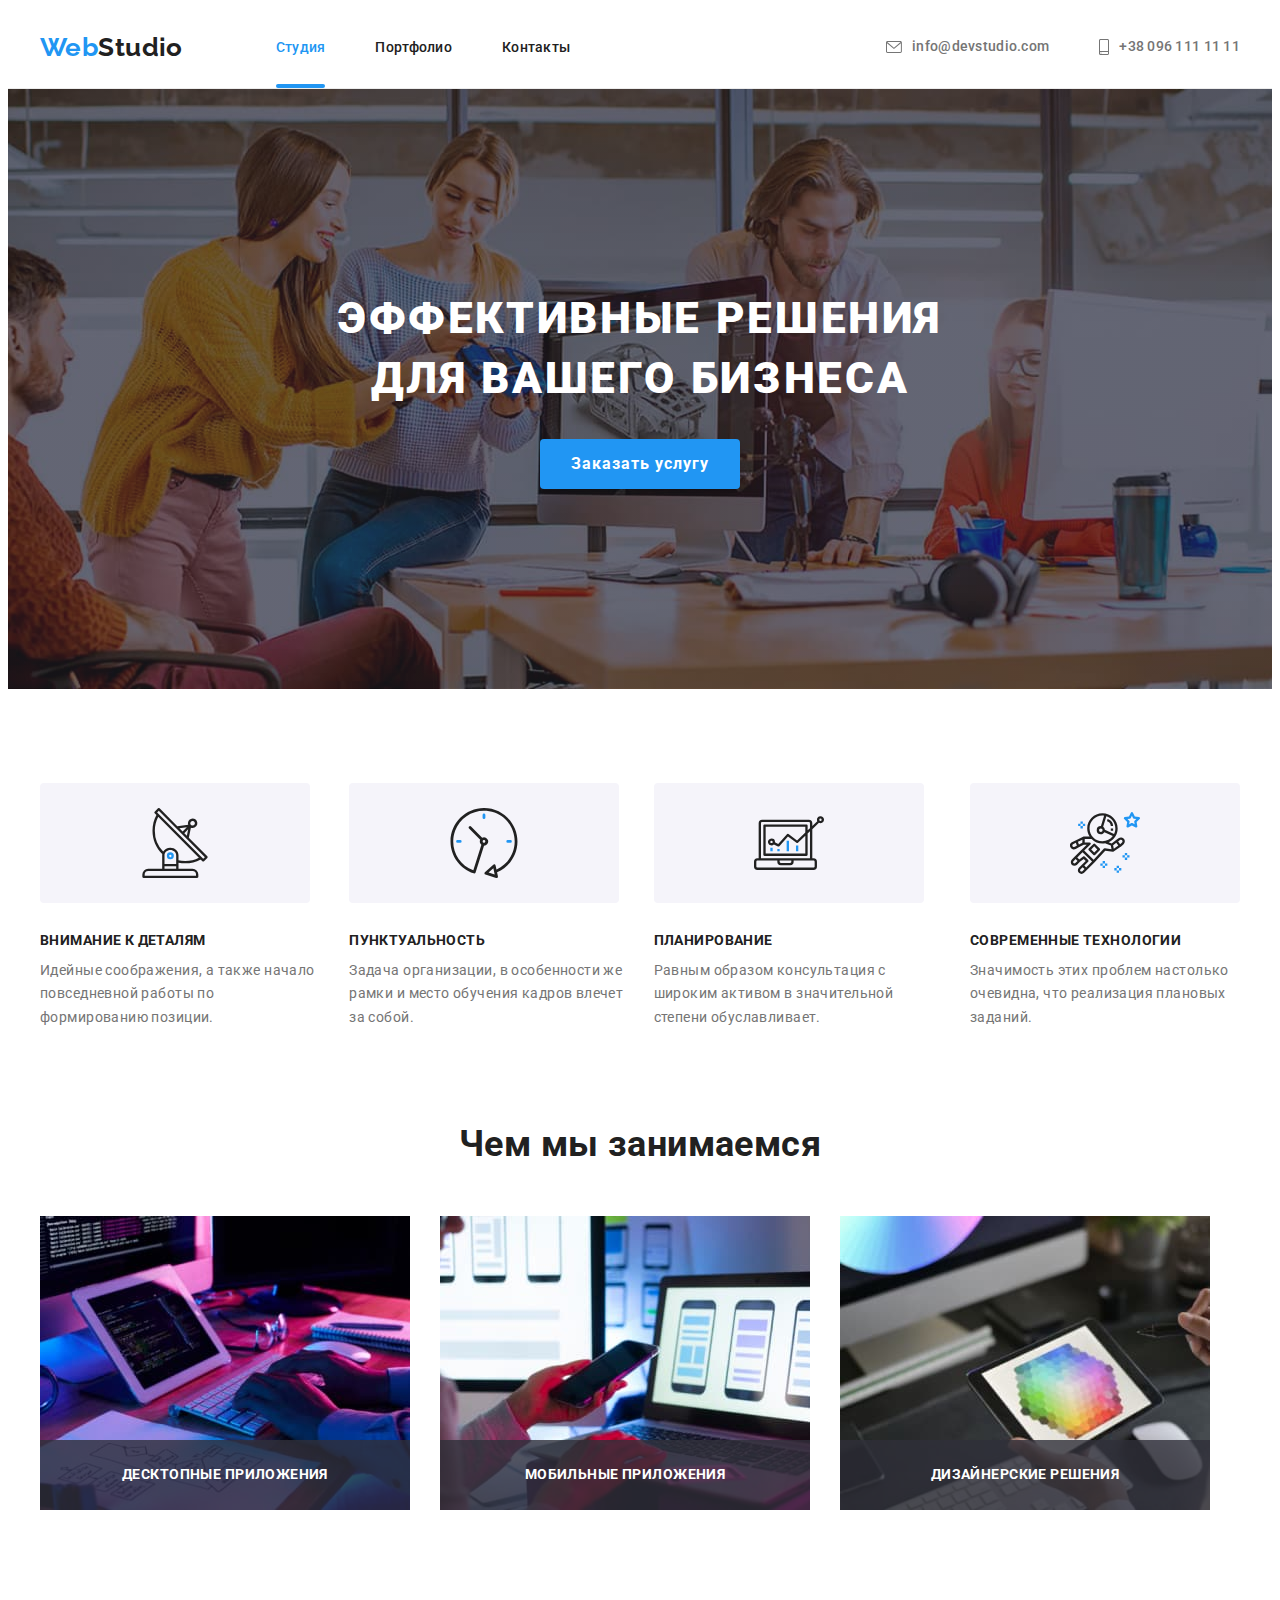
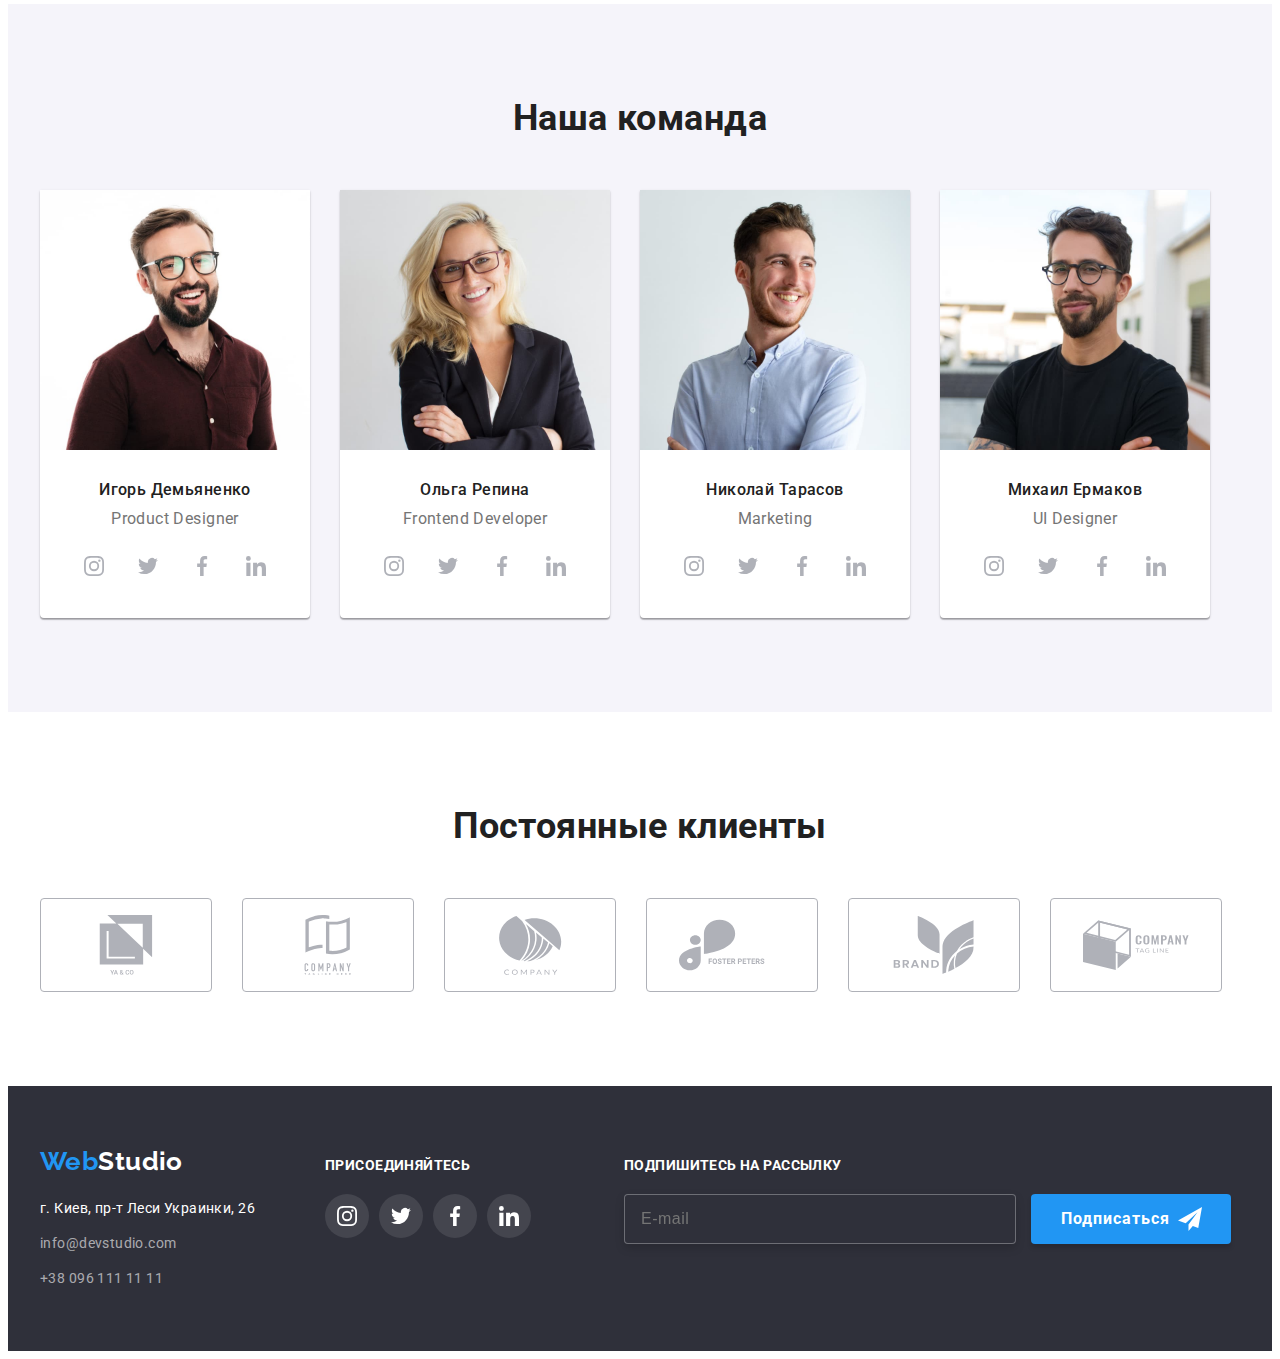
<file: index.html>
<!DOCTYPE html>
<html lang="ru">

<head>
  <meta charset="UTF-8" />
  <meta name="viewport" content="width=device-width, initial-scale=1.0" />

  <!-- Подключение Гугл шрифтов -->
  <link rel="preconnect" href="https://fonts.googleapis.com" />
  <link rel="preconnect" href="https://fonts.gstatic.com" crossorigin />
  <link rel="stylesheet"
    href="https://fonts.googleapis.com/css2?family=Raleway:wght@700&family=Roboto:wght@400;500;700;900&display=swap" />

  <!-- Подключение нормализатора стилей  -->
  <link rel="stylesheet" href="https://cdnjs.cloudflare.com/ajax/libs/modern-normalize/1.1.0/modern-normalize.min.css"
    integrity="sha512-wpPYUAdjBVSE4KJnH1VR1HeZfpl1ub8YT/NKx4PuQ5NmX2tKuGu6U/JRp5y+Y8XG2tV+wKQpNHVUX03MfMFn9Q=="
    crossorigin="anonymous" referrerpolicy="no-referrer" />

  <!-- Подключение собственного файла стилей -->
  <!-- <link rel="stylesheet" href="./css/styles.css" /> -->
  <link rel="stylesheet" href="./css/main.min.css" />
  <title>Главная</title>
</head>

<body>

  <!-- Хэдер -->
  <header class="page-header">
    <div class="page-header__container">
      <!-- Навигация -->
      <nav class="main-navigation">
        <a class="logo page-header__logo" href="./index.html"><span class="logo__label">Web</span>Studio</a>

        <ul class="navigation">
          <li class="navigation__item">
            <a class="navigation__link navigation__link--current" href="./index.html">Студия</a>
          </li>
          <li class="navigation__item">
            <a class="navigation__link" href="./portfolio.html">Портфолио</a>
          </li>
          <li class="navigation__item"><a class="navigation__link" href="#">Контакты</a></li>
        </ul>
      </nav>

      <!-- Контакты -->
      <ul class="contacts page-header__contacts">
        <li class="contacts__item">
          <a class="contacts__link" href="mailto:info@devstudio.com">
            <svg class="contacts__icon" width="16" height="12">
              <use href="./images/studio/sprite/sprite-icons.svg#mail"></use>
            </svg>
            info@devstudio.com
          </a>
        </li>
        <li class="contact-item">
          <a class="contacts__link" href="tel:+380961111111">
            <svg class="contacts__icon" width="10" height="16">
              <use href="./images/studio/sprite/sprite-icons.svg#smartphone"></use>
            </svg>
            +38 096 111 11 11
          </a>
        </li>
      </ul>
    </div>
  </header>

  <!-- Уникальный контент страницы -->
  <main>
    <!-- Главная секция -->
    <section class="main-section">
      <div class="container">
        <h1 class="main-section__title">Эффективные решения для вашего бизнеса</h1>
        <button class="button" type="button" data-modal-open>Заказать услугу</button>
      </div>
    </section>

    <!-- Модальное окно -->
    <div class="backdrop is-hidden" data-modal>
      <div class="modal">
        <button class="close-button" type="button" data-modal-close>
          <svg class="close-button__icon" width="11" height="11">
            <use href="./images/studio/sprite/sprite-icons.svg#icon-close"></use>
          </svg>
        </button>

        <form class="modal-form">
          <p class="modal-form__title">Оставьте свои данные, мы вам перезвоним</p>
          <ul class="form modal-form__list">
            <li class="form__item">
              <label class="form__label" for="name">Имя</label>
              <input class="form__input" type="text" name="name" id="name">
              <svg class="form__icon" width="18" height="18">
                <use href="./images/studio/sprite/sprite-icons.svg#icon-user"></use>
              </svg>
            </li>
            <li class="form__item">
              <label class="form__label" for="tel">Телефон</label>
              <input class="form__input" type="tel" name="tel" id="tel">
              <svg class="form__icon" width="18" height="18">
                <use href="./images/studio/sprite/sprite-icons.svg#icon-phone"></use>
              </svg>
            </li>
            <li class="form__item">
              <label class="form__label" for="mail">Почта</label>
              <input class="form__input" type="email" name="mail" id="mail">
              <svg class="form__icon" width="18" height="18">
                <use href="./images/studio/sprite/sprite-icons.svg#icon-email"></use>
              </svg>
            </li>
            <li class="form__item">
              <label class="form__label" for="comment">Комментарий</label>
              <textarea class="form__textarea" name="comment" id="comment" cols="30" rows="8"
                placeholder="Введите текст"></textarea>
            </li>
          </ul>
          <label class="policy">
            <input class="policy__checkbox" type="checkbox" name="agreement" value="true">
            <svg class="policy__icon" width="16" height="15">
              <use href="./images/studio/sprite/sprite-icons.svg#icon-emty"></use>
            </svg>
            <svg class="policy__icon--checked" width="16" height="15">
              <use href="./images/studio/sprite/sprite-icons.svg#icon-check"></use>
            </svg>
            Соглашаюсь с рассылкой и принимаю <a class="policy__link" href="#">Условия договора</a>
          </label>
          <button class="button modal-form__button" type="submit">Отправить</button>
        </form>
      </div>
    </div>

    <!-- Особенности -->
    <section class="section">
      <div class="container">
        <!-- *** скрытый текст *** -->
        <h2 class="hidden-title">Наши преимущества</h2>
        <!-- ********************* -->

        <ul class="features">
          <li class="features__item">
            <div class="features__icon-container">
              <svg class="features__icon" width="70" height="70">
                <use href="./images/studio/sprite/sprite-icons.svg#icon-antenna"></use>
              </svg>
            </div>
            <h3 class="features__title">Внимание к деталям</h3>
            <p class="features__content">
              Идейные соображения, а также начало повседневной работы по формированию позиции.
            </p>
          </li>
          <li class="features__item">
            <div class="features__icon-container">
              <svg class="features__icon" width="70" height="70">
                <use href="./images/studio/sprite/sprite-icons.svg#icon-clock"></use>
              </svg>
            </div>
            <h3 class="features__title">Пунктуальность</h3>
            <p class="features__content">
              Задача организации, в особенности же рамки и место обучения кадров влечет за собой.
            </p>
          </li>
          <li class="features__item">
            <div class="features__icon-container">
              <svg class="features__icon" width="70" height="70">
                <use href="./images/studio/sprite/sprite-icons.svg#icon-diagram"></use>
              </svg>
            </div>
            <h3 class="features__title">Планирование</h3>
            <p class="features__content">
              Равным образом консультация с широким активом в значительной степени обуславливает.
            </p>
          </li>
          <li class="features__item">
            <div class="features__icon-container">
              <svg class="features__icon" width="70" height="70">
                <use href="./images/studio/sprite/sprite-icons.svg#icon-astronaut"></use>
              </svg>
            </div>
            <h3 class="features__title">Современные технологии</h3>
            <p class="features__content">
              Значимость этих проблем настолько очевидна, что реализация плановых заданий.
            </p>
          </li>
        </ul>
      </div>
    </section>

    <!-- Чем мы занимаемся -->
    <section class="section work">
      <div class="container">
        <h2 class="section__title work__main-title">Чем мы занимаемся</h2>
        <ul class="work__list">
          <li class="work__item">
            <img class="work__img" src="./images/studio/features/tablet-keyboard.jpg" alt="Планшет с клавиатурой"
              width="370" height="294" />
            <div class="work__label">
              <h3 class="work__title">Десктопные приложения</h3>
            </div>
          </li>
          <li class="work__item">
            <img class="work__img" src="./images/studio/features/laptop.jpg" alt="Ноутбук" width="370" height="294" />
            <div class="work__label">
              <h3 class="work__title">Мобильные приложения</h3>
            </div>
          </li>
          <li class="work__item">
            <img class="work__img" src="./images/studio/features/tablet.jpg" alt="Планшет" width="370" height="294" />
            <div class="work__label">
              <h3 class="work__title">Дизайнерские решения</h3>
            </div>
          </li>
        </ul>
      </div>
    </section>

    <!-- Наша команда -->
    <section class="section team">
      <div class="container">
        <h2 class="section__title team__main-title">Наша команда</h2>
        <ul class="team__list">
          <li class="team__item">
            <img class="team__img" src="./images/studio/team/produkt-designer.jpg" alt="" width="270" height="260" />
            <div class="team__container">
              <h3 class="team__title">Игорь Демьяненко</h3>
              <p class="team__description" lang="en">Product Designer</p>

              <!-- Ссылки на соц.сети -->
              <ul class="social">
                <li class="social__item">
                  <a class="social__link" href="#">
                    <svg class="social__link-icon" width="20" height="20">
                      <use href="./images/studio/sprite/sprite-icons.svg#icon-instagram"></use>
                    </svg>
                  </a>
                </li>
                <li class="social__item">
                  <a class="social__link" href="#">
                    <svg class="social__link-icon" width="20" height="20">
                      <use href="./images/studio/sprite/sprite-icons.svg#icon-twitter"></use>
                    </svg>
                  </a>
                </li>
                <li class="social__item">
                  <a class="social__link" href="#">
                    <svg class="social__link-icon" width="20" height="20">
                      <use href="./images/studio/sprite/sprite-icons.svg#icon-facebook"></use>
                    </svg>
                  </a>
                </li>
                <li class="social__item">
                  <a class="social__link" href="#">
                    <svg class="social__link-icon" width="20" height="20">
                      <use href="./images/studio/sprite/sprite-icons.svg#icon-linkedin"></use>
                    </svg>
                  </a>
                </li>
              </ul>
            </div>
          </li>

          <li class="team__item">
            <img class="team__img" src="./images/studio/team/frontend-developer.jpg" alt="" width="270" height="260" />
            <div class="team__container">
              <h3 class="team__title">Ольга Репина</h3>
              <p class="team__description" lang="en">Frontend Developer</p>

              <!-- Ссылки на соц.сети -->
              <ul class="social">
                <li class="social__item">
                  <a class="social__link" href="#">
                    <svg class="social__link-icon" width="20" height="20">
                      <use href="./images/studio/sprite/sprite-icons.svg#icon-instagram"></use>
                    </svg>
                  </a>
                </li>
                <li class="social__item">
                  <a class="social__link" href="#">
                    <svg class="social__link-icon" width="20" height="20">
                      <use href="./images/studio/sprite/sprite-icons.svg#icon-twitter"></use>
                    </svg>
                  </a>
                </li>
                <li class="social__item">
                  <a class="social__link" href="#">
                    <svg class="social__link-icon" width="20" height="20">
                      <use href="./images/studio/sprite/sprite-icons.svg#icon-facebook"></use>
                    </svg>
                  </a>
                </li>
                <li class="social__item">
                  <a class="social__link" href="#">
                    <svg class="social__link-icon" width="20" height="20">
                      <use href="./images/studio/sprite/sprite-icons.svg#icon-linkedin"></use>
                    </svg>
                  </a>
                </li>
            </div>
          </li>
          <li class="team__item">
            <img class="team__img" src="./images/studio/team/marketing.jpg" alt="" width="270" height="260" />
            <div class="team__container">
              <h3 class="team__title">Николай Тарасов</h3>
              <p class="team__description" lang="en">Marketing</p>

              <!-- Ссылки на соц.сети -->
              <ul class="social">
                <li class="social__item">
                  <a class="social__link" href="#">
                    <svg class="social__link-icon" width="20" height="20">
                      <use href="./images/studio/sprite/sprite-icons.svg#icon-instagram"></use>
                    </svg>
                  </a>
                </li>
                <li class="social__item">
                  <a class="social__link" href="#">
                    <svg class="social__link-icon" width="20" height="20">
                      <use href="./images/studio/sprite/sprite-icons.svg#icon-twitter"></use>
                    </svg>
                  </a>
                </li>
                <li class="social__item">
                  <a class="social__link" href="#">
                    <svg class="social__link-icon" width="20" height="20">
                      <use href="./images/studio/sprite/sprite-icons.svg#icon-facebook"></use>
                    </svg>
                  </a>
                </li>
                <li class="social__item">
                  <a class="social__link" href="#">
                    <svg class="social__link-icon" width="20" height="20">
                      <use href="./images/studio/sprite/sprite-icons.svg#icon-linkedin"></use>
                    </svg>
                  </a>
                </li>
            </div>
          </li>
          <li class="team__item">
            <img class="team__img" src="./images/studio/team/ui-designer.jpg" alt="" width="270" height="260" />
            <div class="team__container">
              <h3 class="team__title">Михаил Ермаков</h3>
              <p class="team__description" lang="en">UI Designer</p>

              <!-- Ссылки на соц.сети -->
              <ul class="social">
                <li class="social__item">
                  <a class="social__link" href="#">
                    <svg class="social__link-icon" width="20" height="20">
                      <use href="./images/studio/sprite/sprite-icons.svg#icon-instagram"></use>
                    </svg>
                  </a>
                </li>
                <li class="social__item">
                  <a class="social__link" href="#">
                    <svg class="social__link-icon" width="20" height="20">
                      <use href="./images/studio/sprite/sprite-icons.svg#icon-twitter"></use>
                    </svg>
                  </a>
                </li>
                <li class="social__item">
                  <a class="social__link" href="#">
                    <svg class="social__link-icon" width="20" height="20">
                      <use href="./images/studio/sprite/sprite-icons.svg#icon-facebook"></use>
                    </svg>
                  </a>
                </li>
                <li class="social__item">
                  <a class="social__link" href="#">
                    <svg class="social__link-icon" width="20" height="20">
                      <use href="./images/studio/sprite/sprite-icons.svg#icon-linkedin"></use>
                    </svg>
                  </a>
                </li>
            </div>
          </li>
        </ul>
      </div>
    </section>

    <!-- Наши клиенты -->
    <section class="section clients">
      <div class="container">
        <h2 class="section__title clients__main-title">Постоянные клиенты</h2>
        <ul class="clients__list">
          <li class="clients__item">
            <a class="clients__link" href="#">
              <svg class="clients__icon" width="106" height="60">
                <use href="./images/studio/sprite/sprite-icons.svg#icon-union"></use>
              </svg>
            </a>
          </li>
          <li class="clients__item">
            <a class="clients__link" href="#">
              <svg class="clients__icon" width="106" height="60">
                <use href="./images/studio/sprite/sprite-icons.svg#icon-group"></use>
              </svg>
            </a>
          </li>
          <li class="clients__item">
            <a class="clients__link" href="#">
              <svg class="clients__icon" width="106" height="60">
                <use href="./images/studio/sprite/sprite-icons.svg#icon-company"></use>
              </svg>
            </a>
          </li>
          <li class="clients__item">
            <a class="clients__link" href="#">
              <svg class="clients__icon" width="106" height="60">
                <use href="./images/studio/sprite/sprite-icons.svg#icon-foster"></use>
              </svg>
            </a>
          </li>
          <li class="clients__item">
            <a class="clients__link" href="#">
              <svg class="clients__icon" width="106" height="60">
                <use href="./images/studio/sprite/sprite-icons.svg#icon-brand"></use>
              </svg>
            </a>
          </li>
          <li class="clients__item">
            <a class="clients__link" href="#">
              <svg class="clients__icon" width="106" height="60">
                <use href="./images/studio/sprite/sprite-icons.svg#icon-tagline"></use>
              </svg>
            </a>
          </li>
        </ul>
      </div>
    </section>
  </main>

  <!-- Подвал страницы -->
  <footer class="page-footer">
    <div class="container page-footer__container">

      <div class="address page-footer__address">
        <a class="logo page-footer__logo" href="./index.html"><span class="logo__label">Web</span>Studio</a>
        <address>
          <ul>
            <li class="address__item">
              <p class="address__text">г. Киев, пр-т Леси Украинки, 26</p>
            </li>
            <li class="address__item">
              <a class="address__link" href="mailto:info@devstudio.com">info@devstudio.com</a>
            </li>
            <li class="address__item">
              <a class="address__link" href="tel:+380961111111">+38 096 111 11 11</a>
            </li>
          </ul>
        </address>
      </div>

      <div class="join page-footer__social">
        <h3 class="join__title">Присоединяйтесь</h3>
        <!-- Ссылки на соц.сети -->
        <ul class="social">
          <li class="social__item">
            <a class="social__link join__link" href="#">
              <svg class="social__link-icon" width="20" height="20">
                <use href="./images/studio/sprite/sprite-icons.svg#icon-instagram"></use>
              </svg>
            </a>
          </li>
          <li class="social__item">
            <a class="social__link join__link" href="#">
              <svg class="social__link-icon" width="20" height="20">
                <use href="./images/studio/sprite/sprite-icons.svg#icon-twitter"></use>
              </svg>
            </a>
          </li>
          <li class="social__item">
            <a class="social__link join__link" href="#">
              <svg class="social__link-icon" width="20" height="20">
                <use href="./images/studio/sprite/sprite-icons.svg#icon-facebook"></use>
              </svg>
            </a>
          </li>
          <li class="social__item">
            <a class="social__link join__link" href="#">
              <svg class="social__link-icon" width="20" height="20">
                <use href="./images/studio/sprite/sprite-icons.svg#icon-linkedin"></use>
              </svg>
            </a>
          </li>
        </ul>
      </div>

      <form class="subscribe">
        <h3 class="subscribe__title">Подпишитесь на рассылку</h3>
        <input class="subscribe__input" type="email" name="subscription-email" placeholder="E-mail">
        <button class="button" type="submit">
          Подписаться
          <svg class="subscribe__icon" width="24" height="24">
            <use href="./images/studio/sprite/sprite-icons.svg#icon-send"></use>
          </svg>
        </button>
      </form>

    </div>
  </footer>

  <!-- Скрипт для модального окна -->
  <script src="./js/modal.js"></script>
</body>

</html>
</file>
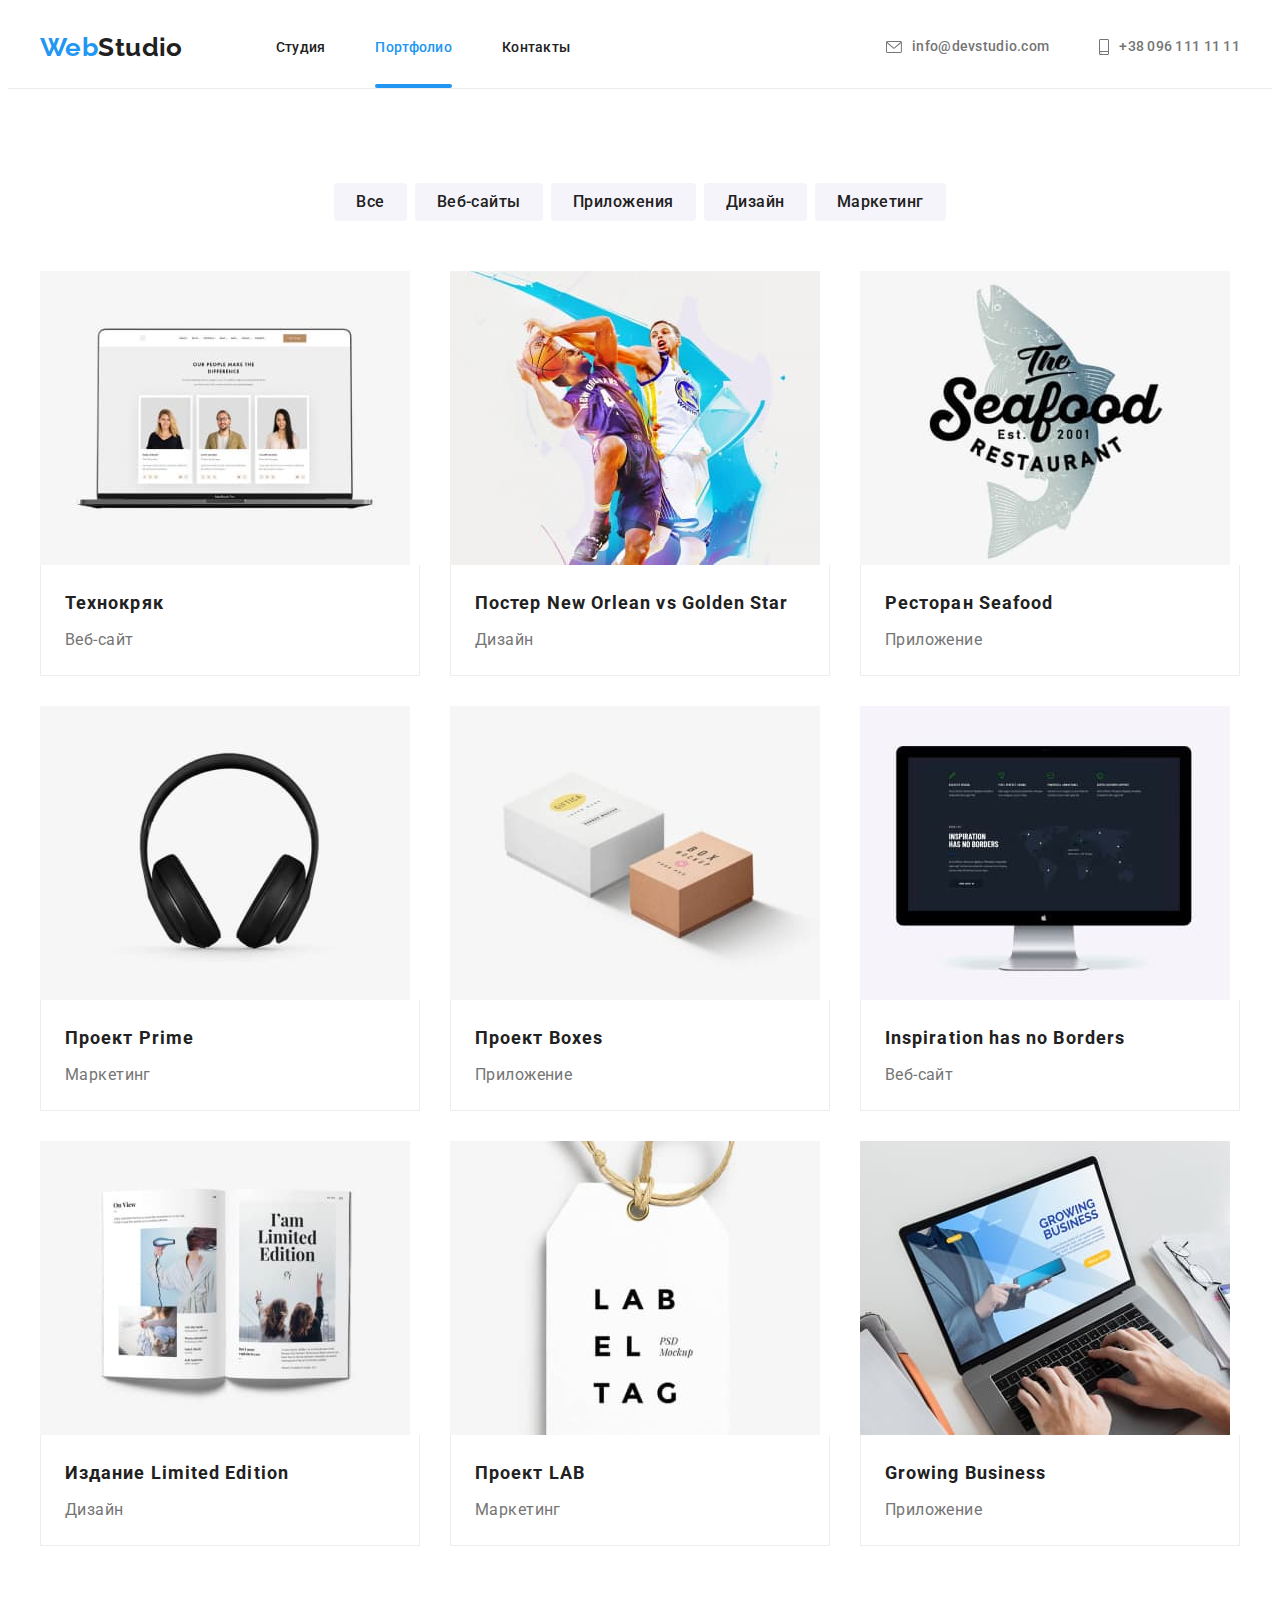
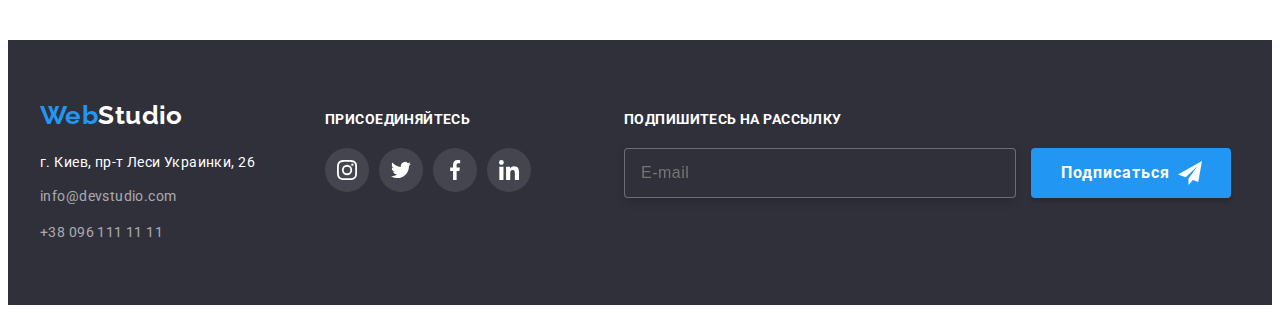
<file: portfolio.html>
<!DOCTYPE html>
<html lang="ru">
  <head>
    <meta charset="UTF-8" />
    <meta name="viewport" content="width=device-width, initial-scale=1.0" />

    <!-- Подключение Гугл шрифтов -->
    <link rel="preconnect" href="https://fonts.googleapis.com" />
    <link rel="preconnect" href="https://fonts.gstatic.com" crossorigin />
    <link
      rel="stylesheet"
      href="https://fonts.googleapis.com/css2?family=Raleway:wght@700&family=Roboto:wght@400;500;700;900&display=swap"
    />

    <!-- Подключение нормализатора стилей  -->
    <link
      rel="stylesheet"
      href="https://cdnjs.cloudflare.com/ajax/libs/modern-normalize/1.1.0/modern-normalize.min.css"
      integrity="sha512-wpPYUAdjBVSE4KJnH1VR1HeZfpl1ub8YT/NKx4PuQ5NmX2tKuGu6U/JRp5y+Y8XG2tV+wKQpNHVUX03MfMFn9Q=="
      crossorigin="anonymous"
      referrerpolicy="no-referrer"
    />

    <!-- Подключение собственного файла стилей -->
    <link rel="stylesheet" href="./css/main.min.css" />
    <title>Портфолио</title>
  </head>

  <body>
    <!-- Хэдер -->
    <header class="page-header">
      <div class="page-header__container">
        <!-- Навигация -->
        <nav class="main-navigation">
          <a class="logo page-header__logo" href="./index.html"
            ><span class="logo__label">Web</span>Studio</a
          >

          <ul class="navigation">
            <li class="navigation__item">
              <a class="navigation__link" href="./index.html">Студия</a>
            </li>
            <li class="navigation__item">
              <a class="navigation__link navigation__link--current" href="./portfolio.html"
                >Портфолио</a
              >
            </li>
            <li class="navigation__item"><a class="navigation__link" href="#">Контакты</a></li>
          </ul>
        </nav>

        <!-- Контакты -->
        <ul class="contacts page-header__contacts">
          <li class="contacts__item">
            <a class="contacts__link" href="mailto:info@devstudio.com">
              <svg class="contacts__icon" width="16" height="12">
                <use href="./images/studio/sprite/sprite-icons.svg#mail"></use>
              </svg>
              info@devstudio.com
            </a>
          </li>
          <li class="contact-item">
            <a class="contacts__link" href="tel:+380961111111">
              <svg class="contacts__icon" width="10" height="16">
                <use href="./images/studio/sprite/sprite-icons.svg#smartphone"></use>
              </svg>
              +38 096 111 11 11
            </a>
          </li>
        </ul>
      </div>
    </header>

    <!-- Уникальный контент страницы -->
    <main>
      <!-- Главная секция -->
      <section class="section">
        <div class="container">
          <!-- *** скрытый текст *** -->
          <h1 class="hidden-title">Наши проекты</h1>
          <!-- ********************* -->

          <!-- Фильтр -->
          <ul class="filter section__filter">
            <li class="filter__item">
              <button class="filter__button" type="button">Все</button>
            </li>
            <li class="filter__item">
              <button class="filter__button" type="button">Веб-сайты</button>
            </li>
            <li class="filter__item">
              <button class="filter__button" type="button">Приложения</button>
            </li>
            <li class="filter__item">
              <button class="filter__button" type="button">Дизайн</button>
            </li>
            <li class="filter__item">
              <button class="filter__button" type="button">Маркетинг</button>
            </li>
          </ul>

          <!-- Проекты -->
          <ul class="projects">
            <li class="project projects__item">
              <a class="project__link" href="#">
                <div class="project__thumb">
                  <img
                    class="project__img"
                    src="./images/portfolio/macbook.jpg"
                    alt="макбук"
                    width="370"
                    height="294"
                  />
                  <div class="project__overlay">
                    <p class="project__text">
                      Технокряк это современная площадка распространения коронавируса. Компании
                      используют эту платформу для цифрового шпионажа и атак на защищённые сервера
                      конкурентов.
                    </p>
                  </div>
                </div>
                <div class="project__content">
                  <h2 class="project__title">Технокряк</h2>
                  <p class="project__description">Веб-сайт</p>
                </div>
              </a>
            </li>

            <li class="project projects__item">
              <a class="project__link" href="#">
                <div class="project__thumb">
                  <img
                    class="project__img"
                    src="./images/portfolio/basketboll-mans.jpg"
                    alt="баскетболисты"
                    width="370"
                    height="294"
                  />
                  <div class="project__overlay">
                    <p class="project__text">
                      Технокряк это современная площадка распространения коронавируса. Компании
                      используют эту платформу для цифрового шпионажа и атак на защищённые сервера
                      конкурентов.
                    </p>
                  </div>
                </div>
                <div class="project__content">
                  <h2 class="project__title">Постер New Orlean vs Golden Star</h2>
                  <p class="project__description">Дизайн</p>
                </div>
              </a>
            </li>

            <li class="project projects__item">
              <a class="project__link" href="#">
                <div class="project__thumb">
                  <img
                    class="project__img"
                    src="./images/portfolio/restaurant.jpg"
                    alt="логотип ресторана"
                    width="370"
                    height="294"
                  />
                  <div class="project__overlay">
                    <p class="project__text">
                      Технокряк это современная площадка распространения коронавируса. Компании
                      используют эту платформу для цифрового шпионажа и атак на защищённые сервера
                      конкурентов.
                    </p>
                  </div>
                </div>
                <div class="project__content">
                  <h2 class="project__title">Ресторан Seafood</h2>
                  <p class="project__description">Приложение</p>
                </div>
              </a>
            </li>

            <li class="project projects__item">
              <a class="project__link" href="#">
                <div class="project__thumb">
                  <img
                    class="project__img"
                    src="./images/portfolio/headphones.jpg"
                    alt="наушники"
                    width="370"
                    height="294"
                  />
                  <div class="project__overlay">
                    <p class="project__text">
                      Технокряк это современная площадка распространения коронавируса. Компании
                      используют эту платформу для цифрового шпионажа и атак на защищённые сервера
                      конкурентов.
                    </p>
                  </div>
                </div>
                <div class="project__content">
                  <h2 class="project__title">Проект Prime</h2>
                  <p class="project__description">Маркетинг</p>
                </div>
              </a>
            </li>

            <li class="project projects__item">
              <a class="project__link" href="#">
                <div class="project__thumb">
                  <img
                    class="project__img"
                    src="./images/portfolio/boxes.jpg"
                    alt="коробки"
                    width="370"
                    height="294"
                  />
                  <div class="project__overlay">
                    <p class="project__text">
                      Технокряк это современная площадка распространения коронавируса. Компании
                      используют эту платформу для цифрового шпионажа и атак на защищённые сервера
                      конкурентов.
                    </p>
                  </div>
                </div>
                <div class="project__content">
                  <h2 class="project__title">Проект Boxes</h2>
                  <p class="project__description">Приложение</p>
                </div>
              </a>
            </li>

            <li class="project projects__item">
              <a class="project__link" href="#">
                <div class="project__thumb">
                  <img
                    class="project__img"
                    src="./images/portfolio/imac.jpg"
                    alt="компьютер imac"
                    width="370"
                    height="294"
                  />
                  <div class="project__overlay">
                    <p class="project__text">
                      Технокряк это современная площадка распространения коронавируса. Компании
                      используют эту платформу для цифрового шпионажа и атак на защищённые сервера
                      конкурентов.
                    </p>
                  </div>
                </div>
                <div class="project__content">
                  <h2 class="project__title">Inspiration has no Borders</h2>
                  <p class="project__description">Веб-сайт</p>
                </div>
              </a>
            </li>

            <li class="project projects__item">
              <a class="project__link" href="#">
                <div class="project__thumb">
                  <img
                    class="project__img"
                    src="./images/portfolio/book.jpg"
                    alt="книга"
                    width="370"
                    height="294"
                  />
                  <div class="project__overlay">
                    <p class="project__text">
                      Технокряк это современная площадка распространения коронавируса. Компании
                      используют эту платформу для цифрового шпионажа и атак на защищённые сервера
                      конкурентов.
                    </p>
                  </div>
                </div>
                <div class="project__content">
                  <h2 class="project__title">Издание Limited Edition</h2>
                  <p class="project__description">Дизайн</p>
                </div>
              </a>
            </li>

            <li class="project projects__item">
              <a class="project__link" href="#">
                <div class="project__thumb">
                  <img
                    class="project__img"
                    src="./images/portfolio/label-tag.jpg"
                    alt="ярлык"
                    width="370"
                    height="294"
                  />
                  <div class="project__overlay">
                    <p class="project__text">
                      Технокряк это современная площадка распространения коронавируса. Компании
                      используют эту платформу для цифрового шпионажа и атак на защищённые сервера
                      конкурентов.
                    </p>
                  </div>
                </div>
                <div class="project__content">
                  <h2 class="project__title">Проект LAB</h2>
                  <p class="project__description">Маркетинг</p>
                </div>
              </a>
            </li>

            <li class="project projects__item">
              <a class="project__link" href="#">
                <div class="project__thumb">
                  <img
                    class="project__img"
                    src="./images/portfolio/laptop-2.jpg"
                    alt="ноутбук"
                    width="370"
                    height="294"
                  />
                  <div class="project__overlay">
                    <p class="project__text">
                      Технокряк это современная площадка распространения коронавируса. Компании
                      используют эту платформу для цифрового шпионажа и атак на защищённые сервера
                      конкурентов.
                    </p>
                  </div>
                </div>
                <div class="project__content">
                  <h2 class="project__title">Growing Business</h2>
                  <p class="project__description">Приложение</p>
                </div>
              </a>
            </li>
          </ul>
        </div>
      </section>
    </main>

    <!-- Подвал страницы -->
    <footer class="page-footer">
      <div class="container page-footer__container">
        <div class="address page-footer__address">
          <a class="logo page-footer__logo" href="./index.html"
            ><span class="logo__label">Web</span>Studio</a
          >
          <address>
            <ul>
              <li class="address__item">
                <p class="address__text">г. Киев, пр-т Леси Украинки, 26</p>
              </li>
              <li class="address__item">
                <a class="address__link" href="mailto:info@devstudio.com">info@devstudio.com</a>
              </li>
              <li class="address__item">
                <a class="address__link" href="tel:+380961111111">+38 096 111 11 11</a>
              </li>
            </ul>
          </address>
        </div>

        <div class="join page-footer__social">
          <h3 class="join__title">Присоединяйтесь</h3>
          <!-- Ссылки на соц.сети -->
          <ul class="social">
            <li class="social__item">
              <a class="social__link join__link" href="#">
                <svg class="social__link-icon" width="20" height="20">
                  <use href="./images/studio/sprite/sprite-icons.svg#icon-instagram"></use>
                </svg>
              </a>
            </li>
            <li class="social__item">
              <a class="social__link join__link" href="#">
                <svg class="social__link-icon" width="20" height="20">
                  <use href="./images/studio/sprite/sprite-icons.svg#icon-twitter"></use>
                </svg>
              </a>
            </li>
            <li class="social__item">
              <a class="social__link join__link" href="#">
                <svg class="social__link-icon" width="20" height="20">
                  <use href="./images/studio/sprite/sprite-icons.svg#icon-facebook"></use>
                </svg>
              </a>
            </li>
            <li class="social__item">
              <a class="social__link join__link" href="#">
                <svg class="social__link-icon" width="20" height="20">
                  <use href="./images/studio/sprite/sprite-icons.svg#icon-linkedin"></use>
                </svg>
              </a>
            </li>
          </ul>
        </div>

        <form class="subscribe">
          <h3 class="subscribe__title">Подпишитесь на рассылку</h3>
          <input
            class="subscribe__input"
            type="email"
            name="subscription-email"
            placeholder="E-mail"
          />
          <button class="button" type="submit">
            Подписаться
            <svg class="subscribe__icon" width="24" height="24">
              <use href="./images/studio/sprite/sprite-icons.svg#icon-send"></use>
            </svg>
          </button>
        </form>
      </div>
    </footer>
  </body>
</html>
</file>
<file: css/main.min.css>
.hidden-title{position:absolute;width:1px;height:1px;margin:-1px;border:0;padding:0;white-space:nowrap;-webkit-clip-path:inset(100%);clip-path:inset(100%);clip:rect(0 0 0 0);overflow:hidden}h1,h2,h3,h4,h5,h6,p,ul{margin:0;padding:0;list-style:none}h3{font-size:14px}a{text-decoration:none;color:#757575}textarea{resize:none}input{margin:0;padding:0}address{font-style:normal}body{font-family:"Roboto", sans-serif;font-size:14px;line-height:1.87;letter-spacing:0.03em;color:#757575}.section{padding-top:94px;padding-bottom:94px}.section__title{font-size:36px;line-height:1.16;color:#212121;text-align:center}.section__filter{margin-bottom:50px}.container{margin:0 auto;width:1200px;padding:0px 15px}.button{font-family:inherit;font-weight:700;font-size:16px;line-height:1.875;letter-spacing:0.06em;color:#fff;background-color:#2196f3;width:200px;padding-top:10px;padding-bottom:10px;border:none;border-radius:4px;-webkit-box-shadow:0px 4px 4px rgba(0,0,0,0.15);box-shadow:0px 4px 4px rgba(0,0,0,0.15);-webkit-transition:background-color 250ms cubic-bezier(0.4, 0, 0.2, 1);transition:background-color 250ms cubic-bezier(0.4, 0, 0.2, 1)}.button:hover,.button:focus{background-color:#188ce8}.page-header{border-bottom:1px solid #ececec}.page-header__container{display:-webkit-box;display:-ms-flexbox;display:flex;width:1200px;-webkit-box-align:center;-ms-flex-align:center;align-items:center;margin:0 auto;padding:24px 15px 25px}.page-header__logo{margin-right:93px}.page-header__contacts{margin-left:auto}.main-navigation{display:-webkit-box;display:-ms-flexbox;display:flex;-webkit-box-align:center;-ms-flex-align:center;align-items:center}.logo{font-family:"Raleway", sans-serif;font-weight:700;font-size:26px;line-height:1.19;color:#212121}.logo__label{color:#2196f3}.navigation{display:-webkit-box;display:-ms-flexbox;display:flex;-webkit-box-align:center;-ms-flex-align:center;align-items:center}.navigation__item:not(:last-child){margin-right:50px}.navigation__link{font-weight:500;line-height:1.14;letter-spacing:0.02em;color:#212121;padding-top:32px;padding-bottom:32px;-webkit-transition-property:color;transition-property:color;-webkit-transition-duration:250ms;transition-duration:250ms;-webkit-transition-timing-function:cubic-bezier(0.4, 0, 0.2, 1);transition-timing-function:cubic-bezier(0.4, 0, 0.2, 1)}.navigation__link:hover,.navigation__link:focus{color:#2196f3}.navigation__link--current{position:relative;color:#2196f3}.navigation__link--current::after{content:"";position:absolute;width:100%;height:4px;left:0;bottom:-1px;background-color:#2196f3;border-radius:2px}.contacts{display:-webkit-box;display:-ms-flexbox;display:flex;-webkit-box-align:center;-ms-flex-align:center;align-items:center}.contacts__item:not(:last-child){margin-right:50px}.contacts__link{font-weight:500;line-height:1.14;letter-spacing:0.02em;display:-webkit-box;display:-ms-flexbox;display:flex;-webkit-box-align:center;-ms-flex-align:center;align-items:center;-webkit-transition:color 250ms cubic-bezier(0.4, 0, 0.2, 1);transition:color 250ms cubic-bezier(0.4, 0, 0.2, 1)}.contacts__icon{margin-right:10px;fill:currentColor}.contacts__link:hover,.contacts__link:focus{color:#2196f3}.main-section{padding-top:200px;padding-bottom:200px;text-align:center;background-color:#2f303a;background-image:-webkit-gradient(linear, left top, right top, from(rgba(47,48,58,0.4)), to(rgba(47,48,58,0.4))),url(../images/studio/main/main-img.jpg);background-image:linear-gradient(to right, rgba(47,48,58,0.4), rgba(47,48,58,0.4)),url(../images/studio/main/main-img.jpg);background-repeat:no-repeat;background-position:center;background-size:auto}.main-section__title{width:696px;margin-left:auto;margin-right:auto;margin-bottom:30px;font-weight:900;font-size:44px;line-height:1.36;letter-spacing:0.06em;text-transform:uppercase;color:#fff}.backdrop{position:fixed;top:0;left:0;width:100%;height:100%;background-color:rgba(0,0,0,0.2);z-index:1;opacity:1;-webkit-transition:opacity 250ms cubic-bezier(0.4, 0, 0.2, 1);transition:opacity 250ms cubic-bezier(0.4, 0, 0.2, 1)}.backdrop.is-hidden{opacity:0;visibility:hidden;pointer-events:none}.modal{position:absolute;top:50%;left:50%;min-width:528px;min-height:581px;background-color:#fff;-webkit-box-shadow:0px 1px 3px rgba(0,0,0,0.12),0px 1px 1px rgba(0,0,0,0.14),0px 2px 1px rgba(0,0,0,0.2);box-shadow:0px 1px 3px rgba(0,0,0,0.12),0px 1px 1px rgba(0,0,0,0.14),0px 2px 1px rgba(0,0,0,0.2);border-radius:4px;padding:40px;-webkit-transform:translate(-50%, -50%) scale(1);transform:translate(-50%, -50%) scale(1);-webkit-transition:-webkit-transform 250ms cubic-bezier(0.4, 0, 0.2, 1);transition:-webkit-transform 250ms cubic-bezier(0.4, 0, 0.2, 1);transition:transform 250ms cubic-bezier(0.4, 0, 0.2, 1);transition:transform 250ms cubic-bezier(0.4, 0, 0.2, 1), -webkit-transform 250ms cubic-bezier(0.4, 0, 0.2, 1)}.backdrop.is-hidden .modal{-webkit-transform:translate(-50%, -50%) scale(0.5);transform:translate(-50%, -50%) scale(0.5)}.close-button{position:absolute;top:8px;right:8px;width:30px;height:30px;border-radius:50%;border:1px solid rgba(0,0,0,0.1);background-color:#fff}.close-button__icon{fill:currentColor;-webkit-transition:color 250ms cubic-bezier(0.4, 0, 0.2, 1);transition:color 250ms cubic-bezier(0.4, 0, 0.2, 1)}.close-button:hover{cursor:pointer;color:#2196f3}.modal-form{display:-webkit-box;display:-ms-flexbox;display:flex;-webkit-box-orient:vertical;-webkit-box-direction:normal;-ms-flex-direction:column;flex-direction:column}.modal-form__title{font-weight:700;font-size:20px;line-height:1.15;text-align:center;letter-spacing:0.03em;color:#212121;margin-bottom:12px}.modal-form__list{margin-bottom:20px}.modal-form__button{margin:0 auto}.form__item{position:relative;display:-webkit-box;display:-ms-flexbox;display:flex;-webkit-box-orient:vertical;-webkit-box-direction:normal;-ms-flex-direction:column;flex-direction:column;font-weight:400;font-size:12px;line-height:1.166;letter-spacing:0.01em;color:#212121}.form__item:not(:last-child){margin-bottom:10px}.form__input,.form__textarea{border:1px solid rgba(33,33,33,0.2);border-radius:4px;padding:12px 16px;-webkit-transition:border 250ms cubic-bezier(0.4, 0, 0.2, 1);transition:border 250ms cubic-bezier(0.4, 0, 0.2, 1)}.form__input{padding-left:42px}.form__item:focus-within .form__input{border-color:#2196f3;outline:none}.form__textarea::-webkit-input-placeholder{color:rgba(117,117,117,0.5)}.form__textarea:-ms-input-placeholder{color:rgba(117,117,117,0.5)}.form__textarea::-ms-input-placeholder{color:rgba(117,117,117,0.5)}.form__textarea::placeholder{color:rgba(117,117,117,0.5)}.form__item:focus-within .form__textarea{border-color:#2196f3;outline:none}.form__icon{position:absolute;left:12px;top:29px;fill:currentColor;-webkit-transition:color 250ms cubic-bezier(0.4, 0, 0.2, 1);transition:color 250ms cubic-bezier(0.4, 0, 0.2, 1)}.form__item:focus-within .form__icon{color:#2196f3}.form__label{color:#757575;margin-bottom:4px}.policy{position:relative;display:block;text-align:center;margin-bottom:30px;padding-left:36px}.policy__checkbox{position:absolute;width:1px;height:1px;margin:-1px;border:0;padding:0;clip:rect(0 0 0 0);overflow:hidden}.policy__icon{position:absolute;top:5px;left:15px;opacity:1;-webkit-transition:opacity 250ms cubic-bezier(0.4, 0, 0.2, 1);transition:opacity 250ms cubic-bezier(0.4, 0, 0.2, 1)}.policy__icon--checked{position:absolute;top:5px;left:15px;opacity:0;-webkit-transition:opacity 250ms cubic-bezier(0.4, 0, 0.2, 1);transition:opacity 250ms cubic-bezier(0.4, 0, 0.2, 1)}.policy__checkbox:checked ~ .policy__icon--checked{opacity:1}.policy__checkbox:checked+.policy__icon{opacity:0}.policy__link{text-decoration:underline;color:#2196f3}.features{display:-webkit-box;display:-ms-flexbox;display:flex}.features__item:not(:last-child){margin-right:30px}.features__icon-container{display:-webkit-box;display:-ms-flexbox;display:flex;-webkit-box-pack:center;-ms-flex-pack:center;justify-content:center;-webkit-box-align:center;-ms-flex-align:center;align-items:center;width:270px;padding-top:25px;padding-bottom:25px;margin-bottom:30px;border-radius:4px;background-color:#f5f4fa}.features__title{line-height:1.14;text-transform:uppercase;color:#212121;margin-bottom:10px}.features__content{line-height:1.71}.work{padding-top:0px}.work__main-title{margin-bottom:50px}.work__list{display:-webkit-box;display:-ms-flexbox;display:flex}.work__img{display:block}.work__item{position:relative}.work__item:not(:last-child){margin-right:30px}.work__label{position:absolute;width:100%;bottom:0;text-align:center;padding-top:27px;padding-bottom:27px;background-color:rgba(47,48,58,0.8)}.work__title{line-height:1.14;text-transform:uppercase;color:#fff}.social{display:-webkit-box;display:-ms-flexbox;display:flex;-webkit-box-pack:center;-ms-flex-pack:center;justify-content:center}.social__item:not(:last-child){margin-right:10px}.social__link{display:-webkit-box;display:-ms-flexbox;display:flex;-webkit-box-pack:center;-ms-flex-pack:center;justify-content:center;-webkit-box-align:center;-ms-flex-align:center;align-items:center;padding:12px;border:0;border-radius:50%;color:#afb1b8;-webkit-transition-property:color, background-color;transition-property:color, background-color;-webkit-transition-duration:250ms;transition-duration:250ms;-webkit-transition-timing-function:cubic-bezier(0.4, 0, 0.2, 1);transition-timing-function:cubic-bezier(0.4, 0, 0.2, 1)}.social__link-icon{fill:currentColor}.social__link:hover,.social__link:focus{color:#fff;background-color:#2196f3}.team{background-color:#f5f4fa}.team__container{padding-top:30px;padding-bottom:30px}.team__main-title{margin-bottom:50px}.team__list{display:-webkit-box;display:-ms-flexbox;display:flex}.team__item{text-align:center;background-color:#fff;-webkit-box-shadow:0px 1px 3px rgba(0,0,0,0.12),0px 1px 1px rgba(0,0,0,0.14),0px 2px 1px rgba(0,0,0,0.2);box-shadow:0px 1px 3px rgba(0,0,0,0.12),0px 1px 1px rgba(0,0,0,0.14),0px 2px 1px rgba(0,0,0,0.2);border-radius:0px 0px 4px 4px}.team__item:not(:last-child){margin-right:30px}.team__img{display:block}.team__title{font-weight:500;font-size:16px;line-height:1.19;color:#212121;margin-bottom:10px}.team__description{font-size:16px;line-height:1.19;margin-bottom:16px}.clients__main-title{margin-bottom:50px}.clients__list,.clients__item{display:-webkit-box;display:-ms-flexbox;display:flex}.clients__item:not(:last-child){margin-right:30px}.clients__link{display:-webkit-box;display:-ms-flexbox;display:flex;-webkit-box-pack:center;-ms-flex-pack:center;justify-content:center;-webkit-box-align:center;-ms-flex-align:center;align-items:center;padding:16px 32px;border:1px solid #afb1b8;-webkit-box-sizing:border-box;box-sizing:border-box;border-radius:4px;color:#afb1b8;-webkit-transition-property:color, border-color;transition-property:color, border-color;-webkit-transition-duration:250ms;transition-duration:250ms;-webkit-transition-timing-function:cubic-bezier(0.4, 0, 0.2, 1);transition-timing-function:cubic-bezier(0.4, 0, 0.2, 1)}.clients__link:hover,.clients__link:focus{color:#2196f3;border-color:#2196f3}.clients__icon{fill:currentColor}.filter{display:-webkit-box;display:-ms-flexbox;display:flex;-webkit-box-pack:center;-ms-flex-pack:center;justify-content:center}.filter__item:not(:last-child){margin-right:8px}.filter__button{font-family:inherit;font-weight:500;font-size:16px;line-height:1.62;letter-spacing:0.03em;color:#212121;background-color:#f5f4fa;padding:6px 22px;border:none;border-radius:4px;-webkit-transition-property:color, background-color, -webkit-box-shadow;transition-property:color, background-color, -webkit-box-shadow;transition-property:color, background-color, box-shadow;transition-property:color, background-color, box-shadow, -webkit-box-shadow;-webkit-transition-duration:250ms;transition-duration:250ms;-webkit-transition-timing-function:cubic-bezier(0.4, 0, 0.2, 1);transition-timing-function:cubic-bezier(0.4, 0, 0.2, 1)}.filter__button:hover,.filter__button:focus{color:#fff;background-color:#2196f3;-webkit-box-shadow:0px 3px 1px rgba(0,0,0,0.1),0px 1px 2px rgba(0,0,0,0.08),0px 2px 2px rgba(0,0,0,0.12);box-shadow:0px 3px 1px rgba(0,0,0,0.1),0px 1px 2px rgba(0,0,0,0.08),0px 2px 2px rgba(0,0,0,0.12)}.projects{display:-webkit-box;display:-ms-flexbox;display:flex;-ms-flex-wrap:wrap;flex-wrap:wrap}.projects__item{-ms-flex-preferred-size:calc((100% - 60px) / 3);flex-basis:calc((100% - 60px) / 3);margin-right:30px;margin-bottom:30px}.projects__item:nth-child(3n){margin-right:0px}.projects__item:nth-last-child(-n+3){margin-bottom:0px}.project__img{display:block}.project__link{display:block;-webkit-transition:-webkit-box-shadow 250ms cubic-bezier(0.4, 0, 0.2, 1);transition:-webkit-box-shadow 250ms cubic-bezier(0.4, 0, 0.2, 1);transition:box-shadow 250ms cubic-bezier(0.4, 0, 0.2, 1);transition:box-shadow 250ms cubic-bezier(0.4, 0, 0.2, 1), -webkit-box-shadow 250ms cubic-bezier(0.4, 0, 0.2, 1)}.project__link:hover,.project__link:focus{-webkit-box-shadow:0px 1px 1px rgba(0,0,0,0.12),0px 4px 4px rgba(0,0,0,0.06),1px 4px 6px rgba(0,0,0,0.16);box-shadow:0px 1px 1px rgba(0,0,0,0.12),0px 4px 4px rgba(0,0,0,0.06),1px 4px 6px rgba(0,0,0,0.16)}.project__thumb{position:relative;overflow:hidden}.project__overlay{position:absolute;content:'';width:100%;height:100%;left:0;bottom:0;padding:63px 24px;background-color:rgba(33,150,243,0.9);opacity:0;-webkit-transform:translateY(100%);transform:translateY(100%);-webkit-transition:-webkit-transform 250ms cubic-bezier(0.4, 0, 0.2, 1);transition:-webkit-transform 250ms cubic-bezier(0.4, 0, 0.2, 1);transition:transform 250ms cubic-bezier(0.4, 0, 0.2, 1);transition:transform 250ms cubic-bezier(0.4, 0, 0.2, 1), -webkit-transform 250ms cubic-bezier(0.4, 0, 0.2, 1)}.project__link:hover .project__overlay,.project__link:focus .project__overlay{-webkit-transform:translateY(0);transform:translateY(0);opacity:1}.project__text{font-size:18px;line-height:1.55;letter-spacing:0.03em;color:#fff}.project__content{background-color:#fff;border-left:1px solid #eeeeee;border-right:1px solid #eeeeee;border-bottom:1px solid #eeeeee;padding:20px 24px}.project__title{font-size:18px;line-height:2;letter-spacing:0.06em;color:#212121;margin-bottom:4px}.project__description{font-size:16px}.page-footer{padding-top:60px;padding-bottom:60px;background-color:#2f303a}.page-footer__container{display:-webkit-box;display:-ms-flexbox;display:flex;-webkit-box-align:baseline;-ms-flex-align:baseline;align-items:baseline}.page-footer__address{margin-right:70px}.page-footer__social{margin-right:93px}.page-footer__logo{display:inline-block;margin-bottom:20px;color:#fff}.address__item:not(:last-child){margin-bottom:9px}.address__text{line-height:1.71;color:#fff}.address__link{line-height:1.71;color:rgba(255,255,255,0.6);-webkit-transition:color 250ms cubic-bezier(0.4, 0, 0.2, 1);transition:color 250ms cubic-bezier(0.4, 0, 0.2, 1)}.address__link:hover,.address__link:focus{color:#2196f3}.join__title{line-height:1.14;text-transform:uppercase;color:#fff;margin-bottom:20px}.join__link{color:#fff;background-color:rgba(255,255,255,0.1);-webkit-transition:background-color 250ms cubic-bezier(0.4, 0, 0.2, 1);transition:background-color 250ms cubic-bezier(0.4, 0, 0.2, 1)}.subscribe__title{line-height:1.14;text-transform:uppercase;color:#fff;margin-bottom:20px}.subscribe__input{width:358px;border:1px solid rgba(255,255,255,0.3);background-color:#2f303a;border-radius:4px;padding:15px 16px;margin-right:12px;-webkit-filter:drop-shadow(0px 4px 4px rgba(0,0,0,0.15));filter:drop-shadow(0px 4px 4px rgba(0,0,0,0.15));font-size:16px;letter-spacing:0.03em;color:rgba(255,255,255,0.6)}.subscribe__icon{fill:#fff;vertical-align:middle;margin-left:3px}
/*# sourceMappingURL=main.min.css.map */
</file>
